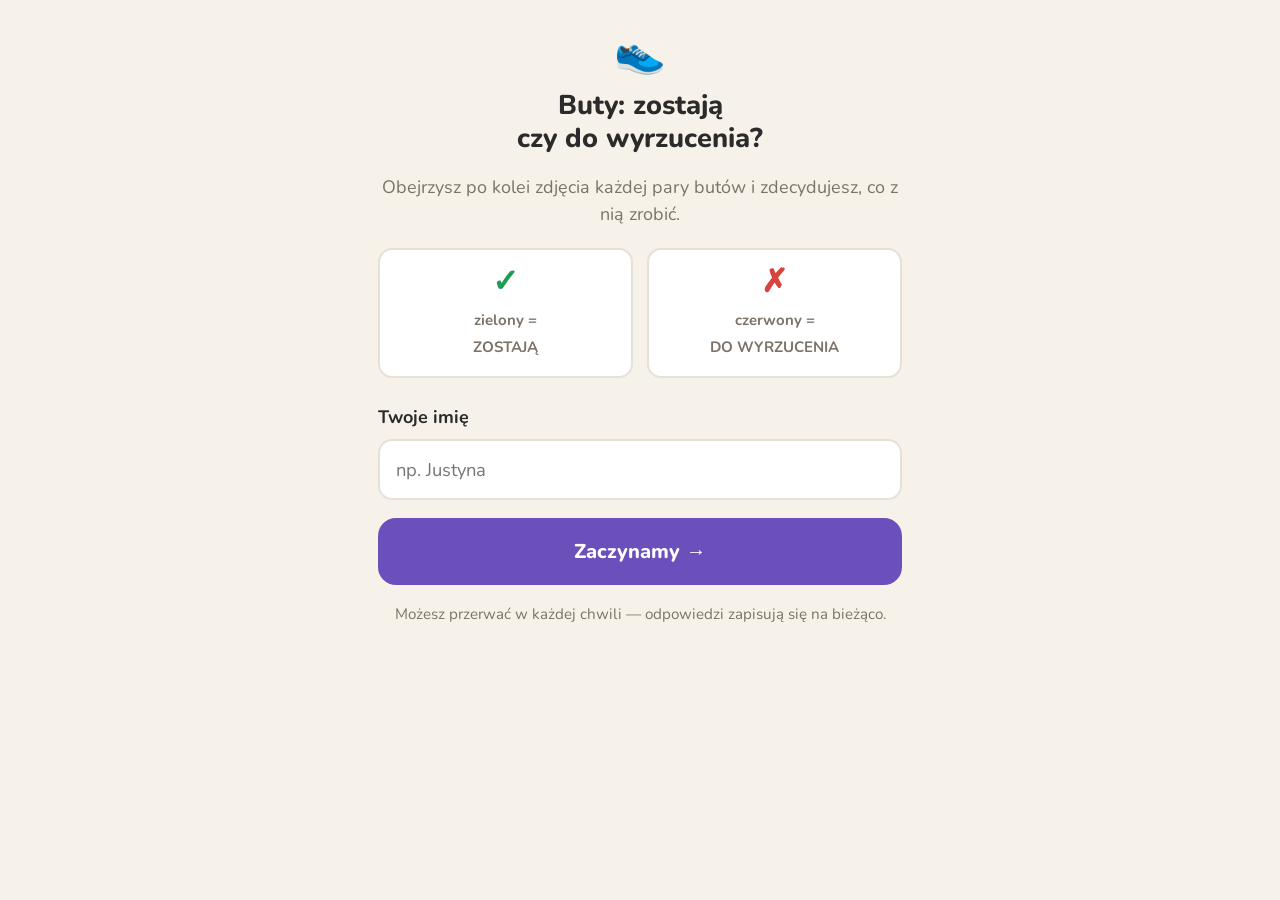
<file: static/index.html>
<!DOCTYPE html>
<html lang="pl">
<head>
  <meta charset="UTF-8" />
  <meta name="viewport" content="width=device-width, initial-scale=1.0, maximum-scale=1.0" />
  <title>Buty: zostają czy do wyrzucenia?</title>
  <link rel="stylesheet" href="/static/style.css" />
</head>
<body>
  <div class="wrap start">
    <div class="logo">👟</div>
    <h1>Buty: zostają<br />czy do wyrzucenia?</h1>
    <p class="center">Obejrzysz po kolei zdjęcia każdej pary butów i zdecydujesz, co z nią zrobić.</p>

    <div class="how">
      <div class="how-item keep">
        <span class="mark">✓</span>
        <small>zielony = <br />ZOSTAJĄ</small>
      </div>
      <div class="how-item toss">
        <span class="mark">✗</span>
        <small>czerwony = <br />DO WYRZUCENIA</small>
      </div>
    </div>

    <div class="field">
      <label for="name">Twoje imię</label>
      <input type="text" id="name" placeholder="np. Justyna" autocomplete="off" />
    </div>

    <button class="big-btn" id="go">Zaczynamy →</button>
    <p class="center mt" style="font-size:.95rem">Możesz przerwać w każdej chwili — odpowiedzi zapisują się na bieżąco.</p>
  </div>

  <script src="/static/app.js"></script>
  <script>
    // Osobisty link (…?kto=Imię) prowadzi prosto do oceniania.
    const who = new URLSearchParams(location.search).get("kto");
    if (who) { location.replace("/oceniaj?kto=" + encodeURIComponent(who)); }

    const nameInput = document.getElementById("name");
    nameInput.value = getVoter() || "";
    document.getElementById("go").addEventListener("click", () => {
      const name = nameInput.value.trim();
      if (!name) { nameInput.focus(); return; }
      setVoter(name);
      location.href = "/oceniaj?kto=" + encodeURIComponent(name);
    });
    nameInput.addEventListener("keydown", (e) => { if (e.key === "Enter") document.getElementById("go").click(); });
  </script>
</body>
</html>
</file>
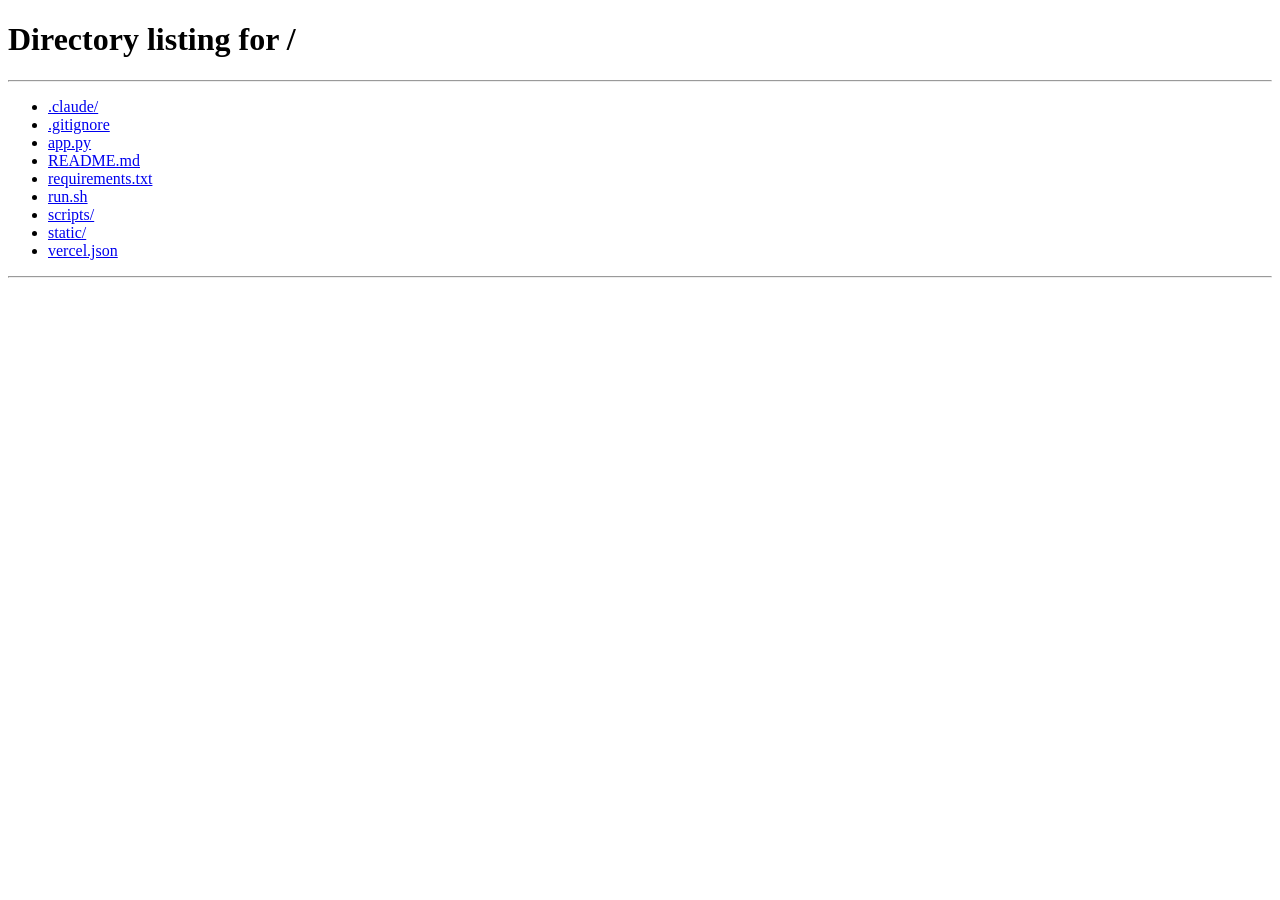
<file: static/oceniaj.html>
<!DOCTYPE html>
<html lang="pl">
<head>
  <meta charset="UTF-8" />
  <meta name="viewport" content="width=device-width, initial-scale=1.0, maximum-scale=1.0, viewport-fit=cover" />
  <title>Oceniaj buty</title>
  <meta property="og:title" content="Oceniaj buty" />
  <meta property="og:description" content="Kliknij, żeby zacząć oceniać buty." />
  <link rel="stylesheet" href="/static/style.css" />
</head>
<body class="fixed">
  <div id="app" class="rate-screen">
    <p class="center" style="margin:auto">Ładuję buty…</p>
  </div>

  <script src="/static/app.js"></script>
  <script src="/static/oceniaj.js"></script>
</body>
</html>
</file>
<file: static/style.css>
@import url('https://fonts.googleapis.com/css2?family=Nunito:wght@400;600;700;800&display=swap');

:root {
  --bg:        #f6f2ea;
  --card:      #ffffff;
  --text:      #2b2b2b;
  --muted:     #7b7368;
  --line:      #e7e0d4;
  --keep:      #1f9d55;
  --keep-soft: #e4f4ea;
  --toss:      #d6453d;
  --toss-soft: #fbe6e5;
  --accent:    #6b4fbb;
  --radius:    18px;
  --shadow:    0 6px 22px rgba(60, 45, 20, 0.10);
}

* { box-sizing: border-box; margin: 0; padding: 0; }

html, body { height: 100%; }

body {
  font-family: 'Nunito', -apple-system, BlinkMacSystemFont, sans-serif;
  background: var(--bg);
  color: var(--text);
  font-size: 18px;
  line-height: 1.5;
  -webkit-font-smoothing: antialiased;
  -webkit-tap-highlight-color: transparent;
}

.wrap {
  max-width: 560px;
  margin: 0 auto;
  padding: 22px 18px 40px;
  min-height: 100%;
}

h1 { font-size: 1.7rem; font-weight: 800; line-height: 1.2; }
h2 { font-size: 1.2rem; font-weight: 800; }
p  { color: var(--muted); }

.big-btn {
  display: block;
  width: 100%;
  border: none;
  border-radius: var(--radius);
  background: var(--accent);
  color: #fff;
  font-family: inherit;
  font-size: 1.25rem;
  font-weight: 800;
  padding: 20px;
  cursor: pointer;
}
.big-btn:active { transform: translateY(1px); }
.big-btn.secondary { background: var(--card); color: var(--text); border: 2px solid var(--line); }

.link {
  display: inline-block;
  color: var(--accent);
  font-weight: 700;
  text-decoration: none;
  padding: 10px 4px;
}

input[type="text"] {
  width: 100%;
  font-family: inherit;
  font-size: 1.15rem;
  padding: 16px;
  border: 2px solid var(--line);
  border-radius: 14px;
  background: var(--card);
  color: var(--text);
}
input[type="text"]:focus { outline: none; border-color: var(--accent); }

label { display: block; font-weight: 700; margin-bottom: 8px; }

.card {
  background: var(--card);
  border-radius: var(--radius);
  box-shadow: var(--shadow);
  padding: 22px;
}

/* ── Start screen ── */
.start .logo { font-size: 2.6rem; text-align: center; margin-bottom: 6px; }
.start h1 { text-align: center; margin-bottom: 18px; }
.how {
  display: flex;
  gap: 14px;
  margin: 20px 0 26px;
}
.how-item {
  flex: 1;
  background: var(--card);
  border-radius: 14px;
  padding: 16px 12px;
  text-align: center;
  border: 2px solid var(--line);
}
.how-item .mark { font-size: 2rem; font-weight: 800; display: block; line-height: 1; margin-bottom: 8px; }
.how-item.keep .mark { color: var(--keep); }
.how-item.toss .mark { color: var(--toss); }
.how-item small { color: var(--muted); font-weight: 700; }
.field { margin-bottom: 18px; }
.center { text-align: center; }
.mt { margin-top: 18px; }

/* ── Rating screen — fills the viewport, never scrolls ── */
html:has(body.fixed) { overflow: hidden; height: 100%; }
body.fixed { overflow: hidden; height: 100%; }

.rate-screen {
  max-width: 460px;
  margin: 0 auto;
  height: 100vh;
  height: 100svh;
  height: 100%;    /* body is position:fixed inset:0, so 100% == visible area */
  display: flex;
  flex-direction: column;
  padding: 8px 14px max(10px, env(safe-area-inset-bottom));
  gap: 8px;
}

.rate-top { flex: 0 0 auto; }
.progress-text {
  font-weight: 700; text-align: center; margin-bottom: 5px;
  font-size: .8rem; color: var(--muted); letter-spacing: .02em;
}
.bar { height: 5px; background: var(--line); border-radius: 999px; overflow: hidden; }
.bar > i { display: block; height: 100%; background: var(--accent); border-radius: 999px; transition: width .25s; }

.photo-stage {
  position: relative;
  flex: 1 1 auto;
  min-height: 0;
  background: #efe9df;
  border-radius: 14px;
  overflow: hidden;
  user-select: none;
}
.photo-stage img {
  display: block;
  width: 100%;
  height: 100%;
  object-fit: contain;
}
.photo-nav {
  position: absolute; top: 0; bottom: 0; width: 40%;
  border: none; background: transparent; cursor: pointer;
  color: transparent; font-size: 0;
}
.photo-nav.prev { left: 0; }
.photo-nav.next { right: 0; }
.dots {
  position: absolute; left: 0; right: 0; bottom: 9px;
  display: flex; gap: 6px; justify-content: center;
  pointer-events: none;
}
.dots > i { width: 6px; height: 6px; border-radius: 50%; background: rgba(0,0,0,.25); }
.dots > i.on { background: #fff; box-shadow: 0 0 0 1px rgba(0,0,0,.15); }

.photo-hint {
  flex: 0 0 auto;
  text-align: center; color: var(--hint); font-weight: 600;
  font-size: .72rem; min-height: .9em; letter-spacing: .01em;
}

.choices { flex: 0 0 auto; display: flex; gap: 10px; }
.choice {
  flex: 1;
  border: none;
  border-radius: 13px;
  padding: 12px 6px;
  font-family: inherit;
  font-weight: 800;
  font-size: .8rem;
  letter-spacing: .03em;
  white-space: nowrap;
  cursor: pointer;
  display: flex; align-items: center; justify-content: center; gap: 7px;
}
.choice .icon { font-size: 1.35rem; line-height: 1; }
.choice.toss { background: var(--toss-soft); color: var(--toss); }
.choice.keep { background: var(--keep-soft); color: var(--keep); }
.choice:active { transform: translateY(1px); }

.undo { flex: 0 0 auto; text-align: center; }
.undo button {
  background: none; border: none; font-family: inherit;
  color: var(--muted); font-weight: 700; font-size: .8rem; cursor: pointer;
  padding: 4px 12px;
}
.undo button:disabled { opacity: .3; cursor: default; }

/* instruction + done screens share the framed area */
.screen {
  flex: 1 1 auto;
  min-height: 0;
  overflow-y: auto;
  display: flex;
  flex-direction: column;
  justify-content: center;
  gap: 12px;
  padding: 8px 2px;
}
.screen h2 { text-align: center; font-size: 1.05rem; }
.screen .big-btn { font-size: 1.02rem; padding: 15px; border-radius: 14px; }
.instr-row { display: flex; align-items: flex-start; gap: 11px; }
.instr-row .mark {
  flex: 0 0 auto;
  width: 32px; height: 32px; border-radius: 9px;
  display: flex; align-items: center; justify-content: center;
  font-size: 1.05rem; font-weight: 800;
}
.instr-row .mark.toss { background: var(--toss-soft); color: var(--toss); }
.instr-row .mark.keep { background: var(--keep-soft); color: var(--keep); }
.instr-row .mark.tap  { background: var(--line); }
.instr-row p { color: var(--text); font-weight: 600; font-size: .9rem; margin-top: 3px; }
.instr-q { text-align: center; font-weight: 800; font-size: .95rem; margin-top: 2px; }

.done { text-align: center; padding: 20px 10px; margin: auto; }
.done .big { font-size: 3.4rem; }
.done h1 { margin: 14px 0; }

/* ── Results screen ── */
.res-head { display: flex; flex-direction: column; gap: 12px; margin-bottom: 18px; }
select {
  font-family: inherit; font-size: 1.05rem; font-weight: 700;
  padding: 12px 14px; border: 2px solid var(--line); border-radius: 12px;
  background: var(--card); color: var(--text); width: 100%;
}
.checkbox { display: flex; align-items: center; gap: 9px; color: var(--muted); font-weight: 700; }
.checkbox input { width: 20px; height: 20px; }

.stats { display: flex; gap: 10px; margin-bottom: 16px; }
.stat { flex: 1; background: var(--card); border-radius: 14px; padding: 14px 8px; text-align: center; border: 2px solid var(--line); }
.stat b { display: block; font-size: 1.7rem; font-weight: 800; }
.stat.keep b { color: var(--keep); }
.stat.toss b { color: var(--toss); }
.stat small { color: var(--muted); font-weight: 700; }

.chips { display: flex; gap: 8px; flex-wrap: wrap; margin-bottom: 16px; }
.chip {
  border: 2px solid var(--line); background: var(--card); color: var(--muted);
  font-family: inherit; font-weight: 700; font-size: .95rem;
  padding: 8px 14px; border-radius: 999px; cursor: pointer;
}
.chip.on { background: var(--text); color: #fff; border-color: var(--text); }

.grid { display: grid; grid-template-columns: repeat(2, 1fr); gap: 12px; }
.shoe {
  background: var(--card); border-radius: 14px; overflow: hidden;
  box-shadow: var(--shadow); cursor: pointer;
}
.shoe .thumb { width: 100%; aspect-ratio: 1 / 1; object-fit: cover; background: #efe9df; display: block; }
.shoe .meta { padding: 10px 12px; }
.shoe .name { font-weight: 800; font-size: .98rem; }
.badge {
  display: inline-block; margin-top: 6px; font-size: .82rem; font-weight: 800;
  padding: 3px 9px; border-radius: 999px;
}
.badge.keep { background: var(--keep-soft); color: var(--keep); }
.badge.toss { background: var(--toss-soft); color: var(--toss); }
.badge.none { background: var(--line); color: var(--muted); }

.empty { text-align: center; color: var(--muted); font-weight: 700; padding: 40px 10px; }

/* lightbox */
.lb {
  position: fixed; inset: 0; background: rgba(20,15,8,.9);
  display: flex; flex-direction: column; align-items: center; justify-content: center;
  gap: 14px; padding: 20px; z-index: 50;
}
.lb img { max-width: 100%; max-height: 70vh; object-fit: contain; border-radius: 12px; }
.lb .lb-row { display: flex; gap: 10px; flex-wrap: wrap; justify-content: center; }
.lb button {
  font-family: inherit; font-weight: 800; font-size: 1rem;
  padding: 12px 20px; border-radius: 12px; border: none; cursor: pointer;
  background: #fff; color: var(--text);
}
.lb .cap { color: #fff; font-weight: 700; }

.topbar { display: flex; justify-content: space-between; align-items: center; margin-bottom: 16px; }
.topbar a { color: var(--accent); font-weight: 700; text-decoration: none; }
</file>
